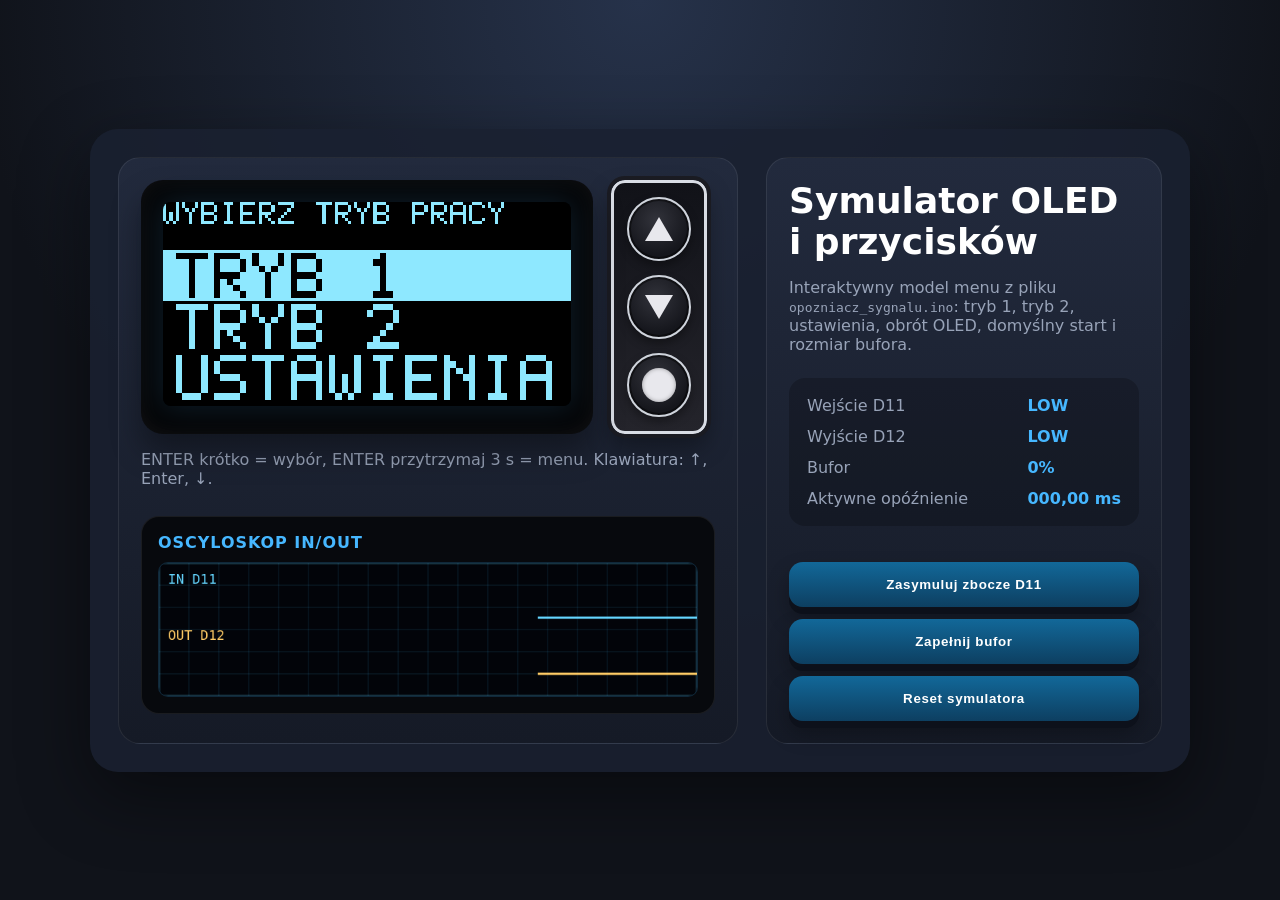
<file: index.html>
<!doctype html>
<html lang="pl">
  <head>
    <meta charset="utf-8">
    <meta name="viewport" content="width=device-width, initial-scale=1">
    <title>Symulator opóźniacza sygnału OLED</title>
    <link rel="stylesheet" href="styles.css">
  </head>
  <body>
    <main class="panel" aria-label="Symulator opóźniacza sygnału">
      <section class="device">
        <div class="screen-controls">
          <div class="bezel">
            <canvas id="oled" width="128" height="64" aria-label="Wyświetlacz OLED z siatką 128 na 64 pojedyncze piksele"></canvas>
          </div>
          <div class="keypad" aria-label="Klawiatura obok ekranu">
            <button id="upBtn" type="button" class="key key-triangle key-up" aria-label="UP"><span></span></button>
            <button id="downBtn" type="button" class="key key-triangle key-down" aria-label="DOWN"><span></span></button>
            <button id="enterBtn" type="button" class="key key-enter" aria-label="ENTER"><span></span></button>
          </div>
        </div>
        <p class="hint">ENTER krótko = wybór, ENTER przytrzymaj 3 s = menu. Klawiatura: ↑, Enter, ↓.</p>
        <div class="scope-panel" aria-label="Oscyloskop wejścia i wyjścia">
          <div class="scope-title">Oscyloskop IN/OUT</div>
          <canvas id="scope" width="720" height="180" aria-label="Przebieg czasowy wejścia D11 i wyjścia D12"></canvas>
        </div>
      </section>

      <aside class="io-panel">
        <h1>Symulator OLED i przycisków</h1>
        <p>Interaktywny model menu z pliku <code>opozniacz_sygnalu.ino</code>: tryb 1, tryb 2, ustawienia, obrót OLED, domyślny start i rozmiar bufora.</p>
        <div class="status-grid">
          <span>Wejście D11</span><strong id="inputState">LOW</strong>
          <span>Wyjście D12</span><strong id="outputState">LOW</strong>
          <span>Bufor</span><strong id="bufferState">0%</strong>
          <span>Aktywne opóźnienie</span><strong id="activeDelay">000,00 ms</strong>
        </div>
        <button id="pulseBtn" type="button" class="secondary">Zasymuluj zbocze D11</button>
        <button id="overflowBtn" type="button" class="secondary">Zapełnij bufor</button>
        <button id="resetBtn" type="button" class="secondary">Reset symulatora</button>
      </aside>
    </main>

    <script src="script.js"></script>
  </body>
</html>
</file>
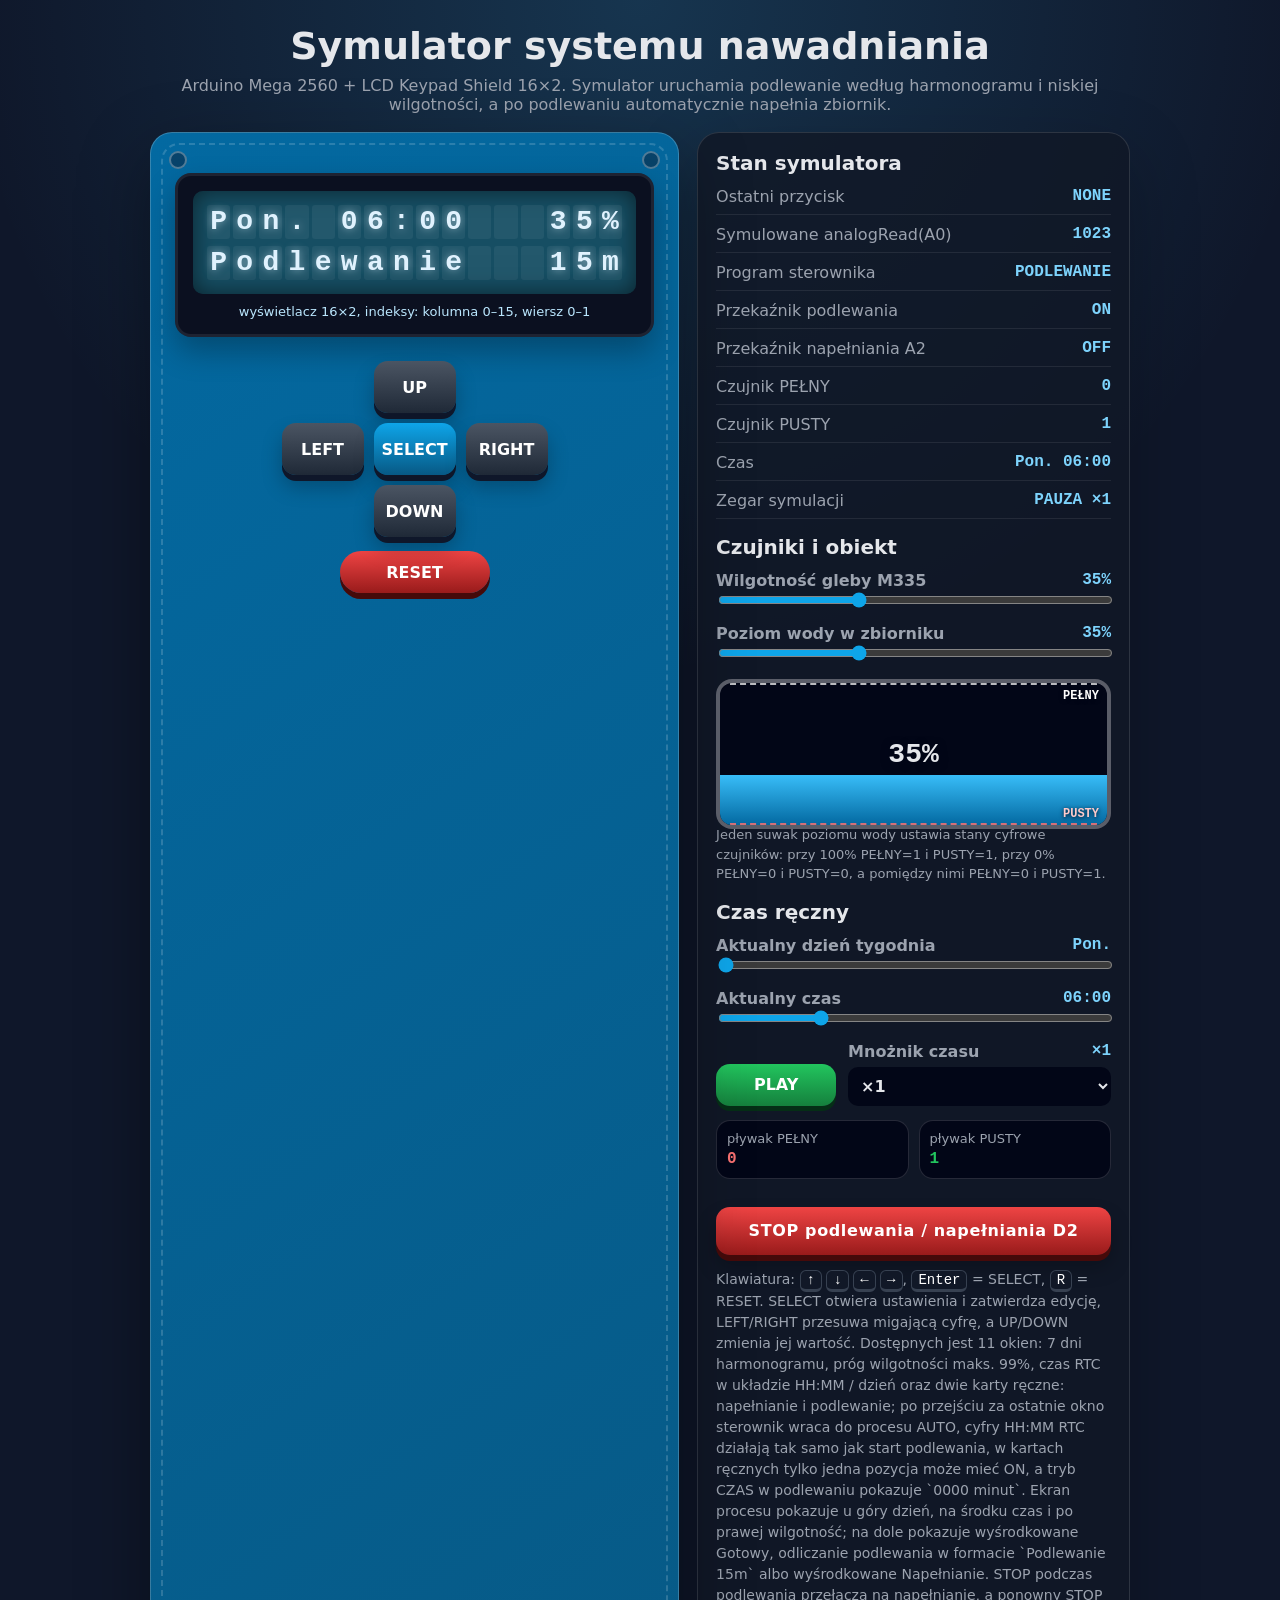
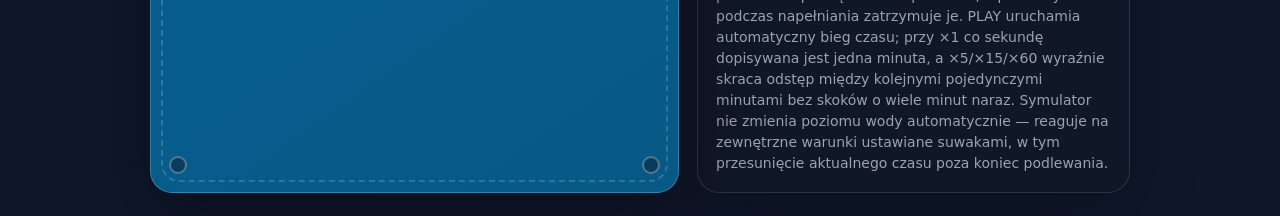
<file: roboczy/index.html>
<!doctype html>
<html lang="pl">
  <head>
    <meta charset="utf-8">
    <meta name="viewport" content="width=device-width, initial-scale=1">
    <title>Symulator systemu nawadniania / LCD Keypad Shield 16x2</title>
    <link rel="stylesheet" href="styles.css">
  </head>
  <body>
    <main class="calosc">
      <section class="naglowek">
        <h1>Symulator systemu nawadniania</h1>
        <p>Arduino Mega 2560 + LCD Keypad Shield 16×2. Symulator uruchamia podlewanie według harmonogramu i niskiej wilgotności, a po podlewaniu automatycznie napełnia zbiornik.</p>
      </section>

      <section class="uklad">
        <div class="shield" aria-label="Symulator LCD Keypad Shield">
          <div class="sruby s1"></div>
          <div class="sruby s2"></div>
          <div class="sruby s3"></div>
          <div class="sruby s4"></div>

          <div class="lcd-rama">
            <div id="lcd" class="lcd" aria-label="Wyświetlacz LCD 16 na 2"></div>
            <div class="podpis-lcd">wyświetlacz 16×2, indeksy: kolumna 0–15, wiersz 0–1</div>
          </div>

          <div class="przyciski" aria-label="Przyciski LCD Keypad Shield">
            <button class="btn btn-up" data-przycisk="UP" type="button">UP</button>
            <button class="btn btn-left" data-przycisk="LEFT" type="button">LEFT</button>
            <button class="btn btn-select" data-przycisk="SELECT" type="button">SELECT</button>
            <button class="btn btn-right" data-przycisk="RIGHT" type="button">RIGHT</button>
            <button class="btn btn-down" data-przycisk="DOWN" type="button">DOWN</button>
          </div>

          <button class="reset" id="reset" type="button">RESET</button>
        </div>

        <aside class="panel">
          <h2>Stan symulatora</h2>
          <div class="status">
            <div class="linia-statusu"><span>Ostatni przycisk</span><span id="stanPrzycisku" class="wartosc">NONE</span></div>
            <div class="linia-statusu"><span>Symulowane analogRead(A0)</span><span id="stanAdc" class="wartosc">1023</span></div>
            <div class="linia-statusu"><span>Program sterownika</span><span id="stanProgramu" class="wartosc">AUTO</span></div>
            <div class="linia-statusu"><span>Przekaźnik podlewania</span><span id="stanPompy" class="wartosc">OFF</span></div>
            <div class="linia-statusu"><span>Przekaźnik napełniania A2</span><span id="stanNapelniania" class="wartosc">OFF</span></div>
            <div class="linia-statusu"><span>Czujnik PEŁNY</span><span id="stanPelny" class="wartosc">0</span></div>
            <div class="linia-statusu"><span>Czujnik PUSTY</span><span id="stanPusty" class="wartosc">0</span></div>
            <div class="linia-statusu"><span>Czas</span><span id="stanCzasu" class="wartosc">Pon. 06:00</span></div>
            <div class="linia-statusu"><span>Zegar symulacji</span><span id="stanZegara" class="wartosc">PAUZA ×1</span></div>
          </div>

          <h2>Czujniki i obiekt</h2>
          <label>Wilgotność gleby M335 <span id="opisWilgotnosci" class="wartosc-suwaka">35%</span><input id="wilgotnosc" type="range" min="0" max="100" value="35"></label>
          <label>Poziom wody w zbiorniku <span id="opisPoziomuWody" class="wartosc-suwaka">35%</span><input id="poziomWody" type="range" min="0" max="100" value="35"></label>
          <div class="zbiornik" aria-label="Wizualizacja poziomu wody i czujników pełny/pusty">
            <div id="liniaPelny"></div>
            <div id="liniaPusty"></div>
            <div id="woda"></div>
            <span id="wodaOpis">35%</span>
          </div>
          <div class="pomoc mala">Jeden suwak poziomu wody ustawia stany cyfrowe czujników: przy 100% PEŁNY=1 i PUSTY=1, przy 0% PEŁNY=0 i PUSTY=0, a pomiędzy nimi PEŁNY=0 i PUSTY=1.</div>

          <h2>Czas ręczny</h2>
          <label>Aktualny dzień tygodnia <span id="opisDniaAktualnego" class="wartosc-suwaka">Pon.</span><input id="dzienAktualny" type="range" min="1" max="7" value="1"></label>
          <label>Aktualny czas <span id="opisAktualnegoCzasu" class="wartosc-suwaka">06:00</span><input id="aktualnyCzas" type="range" min="0" max="1439" value="360"></label>
          <div class="sterowanie-czasem">
            <button class="play-pauza" id="przelaczCzas" type="button">PLAY</button>
            <label>Mnożnik czasu <span id="opisMnoznikaCzasu" class="wartosc-suwaka">×1</span><select id="mnoznikCzasu"><option value="1">×1</option><option value="5">×5</option><option value="15">×15</option><option value="60">×60</option></select></label>
          </div>
          <div class="plywaki" aria-label="Czujniki pływakowe poziomu wody">
            <div class="plywak plywak-pelny"><span>pływak PEŁNY</span><strong id="opisPelny">0</strong></div>
            <div class="plywak plywak-pusty"><span>pływak PUSTY</span><strong id="opisPusty">0</strong></div>
          </div>
          <button class="stop-awaryjny" id="stopAwaryjny" type="button">STOP podlewania / napełniania D2</button>

          <div class="pomoc">
            Klawiatura: <kbd>↑</kbd> <kbd>↓</kbd> <kbd>←</kbd> <kbd>→</kbd>, <kbd>Enter</kbd> = SELECT, <kbd>R</kbd> = RESET.
            SELECT otwiera ustawienia i zatwierdza edycję, LEFT/RIGHT przesuwa migającą cyfrę, a UP/DOWN zmienia jej wartość. Dostępnych jest 11 okien: 7 dni harmonogramu, próg wilgotności maks. 99%, czas RTC w układzie HH:MM / dzień oraz dwie karty ręczne: napełnianie i podlewanie; po przejściu za ostatnie okno sterownik wraca do procesu AUTO, cyfry HH:MM RTC działają tak samo jak start podlewania, w kartach ręcznych tylko jedna pozycja może mieć ON, a tryb CZAS w podlewaniu pokazuje `0000 minut`. Ekran procesu pokazuje u góry dzień, na środku czas i po prawej wilgotność; na dole pokazuje wyśrodkowane Gotowy, odliczanie podlewania w formacie `Podlewanie    15m` albo wyśrodkowane Napełnianie. STOP podczas podlewania przełącza na napełnianie, a ponowny STOP podczas napełniania zatrzymuje je. PLAY uruchamia automatyczny bieg czasu; przy ×1 co sekundę dopisywana jest jedna minuta, a ×5/×15/×60 wyraźnie skraca odstęp między kolejnymi pojedynczymi minutami bez skoków o wiele minut naraz. Symulator nie zmienia poziomu wody automatycznie — reaguje na zewnętrzne warunki ustawiane suwakami, w tym przesunięcie aktualnego czasu poza koniec podlewania.
          </div>
        </aside>
      </section>
    </main>

    <script src="script.js"></script>
  </body>
</html>
</file>
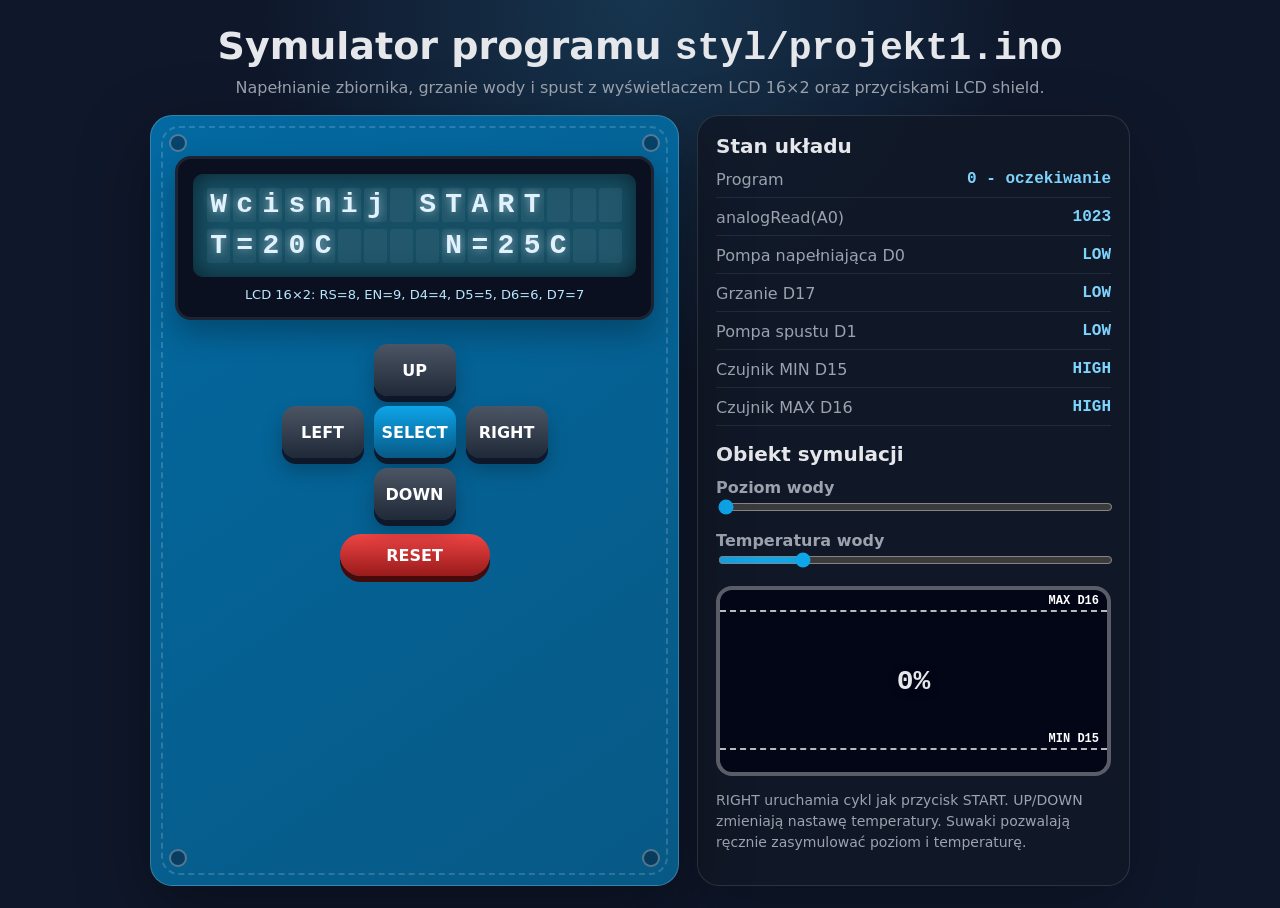
<file: styl/symulator_projekt1/index.html>
<!doctype html>
<html lang="pl">
  <head>
    <meta charset="utf-8">
    <meta name="viewport" content="width=device-width, initial-scale=1">
    <title>Symulator projekt1.ino</title>
    <link rel="stylesheet" href="styles.css">
  </head>
  <body>
    <main class="calosc">
      <section class="naglowek">
        <h1>Symulator programu <code>styl/projekt1.ino</code></h1>
        <p>Napełnianie zbiornika, grzanie wody i spust z wyświetlaczem LCD 16×2 oraz przyciskami LCD shield.</p>
      </section>

      <section class="uklad">
        <div class="shield" aria-label="Symulator LCD Keypad Shield">
          <div class="sruby s1"></div><div class="sruby s2"></div><div class="sruby s3"></div><div class="sruby s4"></div>
          <div class="lcd-rama">
            <div id="lcd" class="lcd" aria-label="Wyświetlacz LCD 16 na 2"></div>
            <div class="podpis-lcd">LCD 16×2: RS=8, EN=9, D4=4, D5=5, D6=6, D7=7</div>
          </div>
          <div class="przyciski" aria-label="Przyciski LCD shield">
            <button class="btn btn-up" data-przycisk="UP" type="button">UP</button>
            <button class="btn btn-left" data-przycisk="LEFT" type="button">LEFT</button>
            <button class="btn btn-select" data-przycisk="SELECT" type="button">SELECT</button>
            <button class="btn btn-right" data-przycisk="RIGHT" type="button">RIGHT</button>
            <button class="btn btn-down" data-przycisk="DOWN" type="button">DOWN</button>
          </div>
          <button class="reset" id="reset" type="button">RESET</button>
        </div>

        <aside class="panel">
          <h2>Stan układu</h2>
          <div class="status">
            <div class="linia-statusu"><span>Program</span><strong id="programOpis">0 - oczekiwanie</strong></div>
            <div class="linia-statusu"><span>analogRead(A0)</span><strong id="adcOpis">1023</strong></div>
            <div class="linia-statusu"><span>Pompa napełniająca D0</span><strong id="pompaNOpis">LOW</strong></div>
            <div class="linia-statusu"><span>Grzanie D17</span><strong id="grzanieOpis">LOW</strong></div>
            <div class="linia-statusu"><span>Pompa spustu D1</span><strong id="pompaSOpis">LOW</strong></div>
            <div class="linia-statusu"><span>Czujnik MIN D15</span><strong id="minOpis">HIGH</strong></div>
            <div class="linia-statusu"><span>Czujnik MAX D16</span><strong id="maxOpis">HIGH</strong></div>
          </div>

          <h2>Obiekt symulacji</h2>
          <label>Poziom wody <input id="poziom" type="range" min="0" max="100" value="0"></label>
          <label>Temperatura wody <input id="temperatura" type="range" min="0" max="99" value="20"></label>
          <div class="zbiornik"><div id="liniaMin"></div><div id="liniaMax"></div><div id="woda"></div><span id="wodaOpis">0%</span></div>
          <p class="pomoc">RIGHT uruchamia cykl jak przycisk START. UP/DOWN zmieniają nastawę temperatury. Suwaki pozwalają ręcznie zasymulować poziom i temperaturę.</p>
        </aside>
      </section>
    </main>
    <script src="script.js"></script>
  </body>
</html>
</file>
<file: styles.css>
:root {
  color-scheme: dark;
  --bg: #10131a;
  --panel: #1a2030;
  --bezel: #050608;
  --oled: #020409;
  --pixel: #d9f0ff;
  --accent: #46b7ff;
  --muted: #98a3b8;
}

* { box-sizing: border-box; }

body {
  margin: 0;
  min-height: 100vh;
  display: grid;
  place-items: center;
  background: radial-gradient(circle at top, #26324a, var(--bg) 60%);
  font-family: system-ui, -apple-system, BlinkMacSystemFont, "Segoe UI", sans-serif;
  color: white;
}

.panel {
  width: min(1100px, 94vw);
  display: grid;
  grid-template-columns: minmax(360px, 620px) minmax(280px, 1fr);
  gap: 28px;
  padding: 28px;
  border-radius: 28px;
  background: rgba(26, 32, 48, 0.88);
  box-shadow: 0 24px 70px rgba(0, 0, 0, 0.45);
}

.device, .io-panel {
  border: 1px solid rgba(255, 255, 255, 0.08);
  border-radius: 22px;
  background: linear-gradient(180deg, #222a3d, #151a26);
  padding: 22px;
}

.screen-controls {
  display: grid;
  grid-template-columns: minmax(0, 1fr) 104px;
  gap: 18px;
  align-items: stretch;
}

.bezel {
  position: relative;
  padding: 22px;
  border-radius: 22px;
  background: var(--bezel);
  box-shadow: inset 0 0 22px rgba(255, 255, 255, 0.05), 0 18px 30px rgba(0, 0, 0, 0.35);
}

#oled {
  width: 100%;
  aspect-ratio: 2 / 1;
  display: block;
  border-radius: 8px;
  background: var(--oled);
  image-rendering: pixelated;
  image-rendering: crisp-edges;
  box-shadow: 0 0 30px rgba(70, 183, 255, 0.14);
}


.keypad {
  width: 96px;
  min-height: 240px;
  height: 100%;
  padding: 14px 8px;
  display: grid;
  grid-template-columns: 1fr;
  grid-template-rows: repeat(3, 64px);
  gap: 14px;
  align-content: center;
  justify-items: center;
  align-self: stretch;
  background: linear-gradient(180deg, #111218, #24242b);
  border: 3px solid #d9dde5;
  outline: 4px solid #1a1b22;
  border-radius: 14px;
  box-shadow: 0 12px 24px rgba(0, 0, 0, 0.35);
}

.key {
  width: 64px;
  height: 64px;
  justify-self: center;
  display: grid;
  place-items: center;
  border-radius: 50%;
  border: 2px solid #cfd4dc;
  background: radial-gradient(circle at 45% 35%, #32333b, #15161c 68%);
  box-shadow: inset 0 0 0 2px rgba(0, 0, 0, 0.45), 0 5px 10px rgba(0, 0, 0, 0.35);
}

.key span {
  display: block;
}

.key-triangle span {
  width: 0;
  height: 0;
  border-left: 14px solid transparent;
  border-right: 14px solid transparent;
}

.key-down span {
  border-top: 24px solid #e8e8ed;
}

.key-up span {
  border-bottom: 24px solid #e8e8ed;
}

.key-enter span {
  width: 34px;
  height: 34px;
  border-radius: 50%;
  background: #e8e8ed;
  box-shadow: inset 0 0 4px rgba(0, 0, 0, 0.35);
}

button {
  border: 0;
  border-radius: 14px;
  padding: 15px 18px;
  color: white;
  background: linear-gradient(180deg, #3c4965, #20283a);
  box-shadow: 0 7px 0 #0d111b, 0 12px 22px rgba(0, 0, 0, 0.3);
  font-weight: 800;
  letter-spacing: 0.05em;
  cursor: pointer;
}

button:active, button.pressed {
  transform: translateY(5px);
  box-shadow: 0 2px 0 #0d111b, 0 8px 14px rgba(0, 0, 0, 0.25);
}

.key:active, .key.pressed {
  transform: translateY(4px);
  box-shadow: inset 0 0 0 2px rgba(0, 0, 0, 0.55), 0 2px 5px rgba(0, 0, 0, 0.4);
}

.secondary {
  width: 100%;
  margin-top: 12px;
  background: linear-gradient(180deg, #126899, #0d3f61);
}

.scope-panel {
  margin-top: 28px;
  padding: 16px;
  border-radius: 18px;
  background: #07090d;
  border: 1px solid rgba(255, 255, 255, 0.08);
}

.scope-title {
  margin-bottom: 10px;
  color: var(--accent);
  font-weight: 800;
  letter-spacing: 0.06em;
  text-transform: uppercase;
}

#scope {
  width: 100%;
  aspect-ratio: 4 / 1;
  display: block;
  border-radius: 10px;
  background: #020409;
  border: 1px solid rgba(70, 183, 255, 0.2);
}

.hint, .io-panel p, .status-grid span {
  color: var(--muted);
}

h1 {
  margin: 0 0 12px;
  font-size: clamp(1.5rem, 4vw, 2.25rem);
}

.status-grid {
  display: grid;
  grid-template-columns: 1fr auto;
  gap: 12px 16px;
  margin: 24px 0;
  padding: 18px;
  border-radius: 16px;
  background: rgba(0, 0, 0, 0.22);
}

.status-grid strong {
  color: var(--accent);
  font-variant-numeric: tabular-nums;
}

@media (max-width: 820px) {
  .panel { grid-template-columns: 1fr; padding: 16px; }
}

@media (max-width: 560px) {
  .screen-controls { grid-template-columns: 1fr; }
  .keypad { width: 100%; min-height: auto; grid-template-columns: repeat(3, 1fr); grid-template-rows: 64px; }
}

.key {
  width: 64px;
  height: 64px;
  padding: 0;
  display: grid;
  place-items: center;
  border-radius: 50%;
}
</file>
<file: roboczy/styles.css>
:root {
  --tlo: #0f172a;
  --lcd-rama: #0b1020;
  --lcd-tlo: #164e63;
  --lcd-komorka: rgba(255,255,255,0.055);
  --lcd-tekst: #e0f2fe;
  --tekst: #e5e7eb;
  --muted: #9ca3af;
}
* { box-sizing: border-box; }
body { margin: 0; min-height: 100vh; font-family: system-ui, -apple-system, BlinkMacSystemFont, "Segoe UI", sans-serif; background: radial-gradient(circle at top, rgba(56,189,248,0.18), transparent 35%), var(--tlo); color: var(--tekst); display: grid; place-items: center; padding: 24px; }
.calosc { width: min(980px, 100%); display: grid; gap: 18px; }
.naglowek { text-align: center; }
.naglowek h1 { margin: 0 0 8px; font-size: clamp(24px, 4vw, 38px); }
.naglowek p { margin: 0; color: var(--muted); }
.uklad { display: grid; grid-template-columns: 1.1fr 0.9fr; gap: 18px; }
@media (max-width: 850px) { .uklad { grid-template-columns: 1fr; } }
.shield { background: linear-gradient(145deg, #0369a1, #075985); border: 1px solid rgba(255,255,255,0.2); box-shadow: 0 24px 70px rgba(0,0,0,0.35); border-radius: 22px; padding: 24px; position: relative; overflow: hidden; }
.shield::before { content: ""; position: absolute; inset: 10px; border: 2px dashed rgba(255,255,255,0.16); border-radius: 18px; pointer-events: none; }
.sruby { position: absolute; width: 18px; height: 18px; border-radius: 50%; background: rgba(15,23,42,0.45); border: 2px solid rgba(255,255,255,0.3); z-index: 1; }
.s1 { left: 18px; top: 18px; } .s2 { right: 18px; top: 18px; } .s3 { left: 18px; bottom: 18px; } .s4 { right: 18px; bottom: 18px; }
.lcd-rama { position: relative; z-index: 2; margin: 16px auto 24px; width: min(100%, 520px); background: var(--lcd-rama); border-radius: 16px; padding: 18px; box-shadow: inset 0 0 0 3px rgba(255,255,255,0.08), 0 14px 30px rgba(0,0,0,0.28); }
.lcd { background: var(--lcd-tlo); border-radius: 10px; padding: 14px; box-shadow: inset 0 0 22px rgba(0,0,0,0.55); display: grid; gap: 7px; }
.wiersz { display: grid; grid-template-columns: repeat(16, 1fr); gap: 3px; }
.znak.podswietlony { animation: miganie-cyfry 0.8s steps(1, end) infinite; }
@keyframes miganie-cyfry {
  0%, 49% { background: #e0f2fe; color: #164e63; text-shadow: none; box-shadow: 0 0 10px rgba(224,242,254,0.75); }
  50%, 100% { background: var(--lcd-komorka); color: var(--lcd-tekst); text-shadow: 0 0 8px rgba(224,242,254,0.55); box-shadow: none; }
}
.znak { aspect-ratio: 0.68 / 1; min-width: 0; display: grid; place-items: center; border-radius: 3px; background: var(--lcd-komorka); color: var(--lcd-tekst); font-family: "Courier New", Consolas, monospace; font-size: clamp(18px, 4vw, 28px); font-weight: 700; line-height: 1; text-shadow: 0 0 8px rgba(224,242,254,0.55); user-select: none; }
.podpis-lcd { text-align: center; margin-top: 10px; color: #bae6fd; font-size: 13px; }
.przyciski { position: relative; z-index: 2; display: grid; grid-template-columns: repeat(3, 82px); grid-template-rows: repeat(3, 52px); gap: 10px; justify-content: center; align-items: center; margin-bottom: 14px; }
button { font: inherit; }
.btn { height: 52px; border: 0; border-radius: 14px; background: linear-gradient(180deg, #4b5563, #1f2937); color: white; cursor: pointer; box-shadow: 0 6px 0 #0f172a, 0 12px 20px rgba(0,0,0,0.25); transition: transform 0.05s, box-shadow 0.05s, filter 0.12s; font-weight: 700; }
.btn:hover { filter: brightness(1.12); }
.btn:active, .btn.aktywny { transform: translateY(5px); box-shadow: 0 1px 0 #0f172a, 0 6px 12px rgba(0,0,0,0.25); }
.btn-up { grid-column: 2; grid-row: 1; } .btn-left { grid-column: 1; grid-row: 2; } .btn-select { grid-column: 2; grid-row: 2; background: linear-gradient(180deg, #0ea5e9, #075985); } .btn-right { grid-column: 3; grid-row: 2; } .btn-down { grid-column: 2; grid-row: 3; }
.reset { display: block; margin: 6px auto 0; width: 150px; height: 42px; border: 0; border-radius: 999px; background: linear-gradient(180deg, #ef4444, #991b1b); color: white; font-weight: 800; cursor: pointer; box-shadow: 0 6px 0 #450a0a; }
.reset:active { transform: translateY(4px); box-shadow: 0 2px 0 #450a0a; }
.stop-awaryjny { width: 100%; min-height: 48px; margin-top: 14px; border: 0; border-radius: 14px; background: linear-gradient(180deg, #ef4444, #991b1b); color: white; font-weight: 900; letter-spacing: 0.04em; cursor: pointer; box-shadow: 0 6px 0 #450a0a, 0 12px 20px rgba(0,0,0,0.25); }
.stop-awaryjny:active, .stop-awaryjny.aktywny { transform: translateY(5px); box-shadow: 0 1px 0 #450a0a, 0 6px 12px rgba(0,0,0,0.25); }
.panel { background: rgba(17,24,39,0.84); border: 1px solid rgba(255,255,255,0.12); border-radius: 22px; padding: 18px; box-shadow: 0 24px 70px rgba(0,0,0,0.24); }
.panel h2 { margin: 0 0 12px; font-size: 20px; }
.status { display: grid; gap: 10px; margin-bottom: 16px; }
.linia-statusu { display: flex; justify-content: space-between; gap: 12px; border-bottom: 1px solid rgba(255,255,255,0.08); padding-bottom: 8px; }
.linia-statusu span:first-child { color: var(--muted); }
.wartosc { font-family: "Courier New", monospace; color: #7dd3fc; font-weight: 800; }
label { display: block; margin: 12px 0; color: var(--muted); font-weight: 700; }
input { width: 100%; accent-color: #0ea5e9; }
.plywaki { display: grid; grid-template-columns: 1fr 1fr; gap: 10px; margin: 14px 0; }
.plywak { border: 1px solid rgba(255,255,255,0.14); border-radius: 14px; padding: 10px; background: #020617; display: grid; gap: 4px; }
.plywak span { color: var(--muted); font-size: 13px; }
.plywak strong { color: #22c55e; font-family: "Courier New", monospace; }
.plywak.alarm strong { color: #f87171; }
.zbiornik { position: relative; height: 150px; margin-top: 14px; border: 4px solid rgba(255,255,255,0.35); border-radius: 16px; overflow: hidden; background: #020617; }
#liniaPelny, #liniaPusty { position: absolute; left: 0; right: 0; z-index: 3; border-top: 2px dashed rgba(255,255,255,0.72); }
#liniaPelny { top: 0; }
#liniaPusty { bottom: 0; border-top-color: rgba(248,113,113,0.85); }
#liniaPelny::after, #liniaPusty::after { position: absolute; right: 8px; top: -18px; font: 700 12px "Courier New", monospace; color: white; text-shadow: 0 1px 4px #020617; }
#liniaPelny::after { content: "PEŁNY"; top: 4px; }
#liniaPusty::after { content: "PUSTY"; color: #fecaca; }
#woda { position: absolute; left: 0; right: 0; bottom: 0; height: 100%; background: linear-gradient(180deg, #38bdf8, #0369a1); transition: height 0.2s; }
#wodaOpis { position: absolute; inset: 0; display: grid; place-items: center; font-family: "Courier New", monospace; font-size: 28px; font-weight: 900; text-shadow: 0 2px 8px #020617; }
.pomoc { margin-top: 14px; color: var(--muted); font-size: 14px; line-height: 1.5; }
.pomoc kbd { background: #111827; border: 1px solid #374151; border-bottom-width: 3px; border-radius: 6px; padding: 1px 6px; color: white; }
.wartosc-suwaka { float: right; font-family: "Courier New", monospace; color: #7dd3fc; font-weight: 900; }
.pomoc.mala { margin-top: -4px; margin-bottom: 16px; font-size: 13px; }

.sterowanie-czasem { display: grid; grid-template-columns: 120px 1fr; gap: 12px; align-items: end; margin: 10px 0 14px; }
.play-pauza { min-height: 42px; border: 0; border-radius: 14px; background: linear-gradient(180deg, #22c55e, #15803d); color: white; font-weight: 900; cursor: pointer; box-shadow: 0 5px 0 #052e16; }
.play-pauza.aktywny { background: linear-gradient(180deg, #f59e0b, #b45309); box-shadow: 0 5px 0 #451a03; }
.sterowanie-czasem label { margin: 0; }
.sterowanie-czasem select { width: 100%; margin-top: 6px; border: 0; border-radius: 10px; padding: 9px; background: #020617; color: var(--tekst); font: inherit; font-weight: 800; }
@media (max-width: 520px) { .sterowanie-czasem { grid-template-columns: 1fr; } }
</file>
<file: styl/symulator_projekt1/styles.css>
:root { --tlo:#0f172a; --lcd-rama:#0b1020; --lcd-tlo:#164e63; --lcd-komorka:rgba(255,255,255,0.055); --lcd-tekst:#e0f2fe; --tekst:#e5e7eb; --muted:#9ca3af; }
* { box-sizing: border-box; }
body { margin:0; min-height:100vh; font-family:system-ui,-apple-system,BlinkMacSystemFont,"Segoe UI",sans-serif; background:radial-gradient(circle at top,rgba(56,189,248,0.18),transparent 35%),var(--tlo); color:var(--tekst); display:grid; place-items:center; padding:24px; }
.calosc { width:min(980px,100%); display:grid; gap:18px; }
.naglowek { text-align:center; } .naglowek h1 { margin:0 0 8px; font-size:clamp(24px,4vw,38px); } .naglowek p { margin:0; color:var(--muted); }
.uklad { display:grid; grid-template-columns:1.1fr .9fr; gap:18px; } @media (max-width:850px){ .uklad{grid-template-columns:1fr;} }
.shield { background:linear-gradient(145deg,#0369a1,#075985); border:1px solid rgba(255,255,255,.2); box-shadow:0 24px 70px rgba(0,0,0,.35); border-radius:22px; padding:24px; position:relative; overflow:hidden; }
.shield::before { content:""; position:absolute; inset:10px; border:2px dashed rgba(255,255,255,.16); border-radius:18px; pointer-events:none; }
.sruby { position:absolute; width:18px; height:18px; border-radius:50%; background:rgba(15,23,42,.45); border:2px solid rgba(255,255,255,.3); z-index:1; }
.s1{left:18px;top:18px}.s2{right:18px;top:18px}.s3{left:18px;bottom:18px}.s4{right:18px;bottom:18px}
.lcd-rama { position:relative; z-index:2; margin:16px auto 24px; width:min(100%,520px); background:var(--lcd-rama); border-radius:16px; padding:18px; box-shadow:inset 0 0 0 3px rgba(255,255,255,.08),0 14px 30px rgba(0,0,0,.28); }
.lcd { background:var(--lcd-tlo); border-radius:10px; padding:14px; box-shadow:inset 0 0 22px rgba(0,0,0,.55); display:grid; gap:7px; }
.wiersz { display:grid; grid-template-columns:repeat(16,1fr); gap:3px; }
.znak { aspect-ratio:.68/1; min-width:0; display:grid; place-items:center; border-radius:3px; background:var(--lcd-komorka); color:var(--lcd-tekst); font-family:"Courier New",Consolas,monospace; font-size:clamp(18px,4vw,28px); font-weight:700; line-height:1; text-shadow:0 0 8px rgba(224,242,254,.55); user-select:none; }
.podpis-lcd { text-align:center; margin-top:10px; color:#bae6fd; font-size:13px; }
.przyciski { position:relative; z-index:2; display:grid; grid-template-columns:repeat(3,82px); grid-template-rows:repeat(3,52px); gap:10px; justify-content:center; align-items:center; margin-bottom:14px; }
button { font:inherit; } .btn { height:52px; border:0; border-radius:14px; background:linear-gradient(180deg,#4b5563,#1f2937); color:white; cursor:pointer; box-shadow:0 6px 0 #0f172a,0 12px 20px rgba(0,0,0,.25); transition:transform .05s,box-shadow .05s,filter .12s; font-weight:700; }
.btn:hover{filter:brightness(1.12)} .btn:active,.btn.aktywny{transform:translateY(5px);box-shadow:0 1px 0 #0f172a,0 6px 12px rgba(0,0,0,.25)}
.btn-up{grid-column:2;grid-row:1}.btn-left{grid-column:1;grid-row:2}.btn-select{grid-column:2;grid-row:2;background:linear-gradient(180deg,#0ea5e9,#075985)}.btn-right{grid-column:3;grid-row:2}.btn-down{grid-column:2;grid-row:3}
.reset { display:block; margin:6px auto 0; width:150px; height:42px; border:0; border-radius:999px; background:linear-gradient(180deg,#ef4444,#991b1b); color:white; font-weight:800; cursor:pointer; box-shadow:0 6px 0 #450a0a; }
.reset:active{transform:translateY(4px);box-shadow:0 2px 0 #450a0a}
.panel { background:rgba(17,24,39,.84); border:1px solid rgba(255,255,255,.12); border-radius:22px; padding:18px; box-shadow:0 24px 70px rgba(0,0,0,.24); }
.panel h2{margin:0 0 12px;font-size:20px}.status{display:grid;gap:10px;margin-bottom:16px}.linia-statusu{display:flex;justify-content:space-between;gap:12px;border-bottom:1px solid rgba(255,255,255,.08);padding-bottom:8px}.linia-statusu span:first-child{color:var(--muted)}.linia-statusu strong{font-family:"Courier New",monospace;color:#7dd3fc}
label{display:block;margin:12px 0;color:var(--muted);font-weight:700} input{width:100%;accent-color:#0ea5e9}
.zbiornik{position:relative;height:190px;margin-top:14px;border:4px solid rgba(255,255,255,.35);border-radius:16px;overflow:hidden;background:#020617}#woda{position:absolute;left:0;right:0;bottom:0;height:0;background:linear-gradient(180deg,#38bdf8,#0369a1);transition:height .2s}#wodaOpis{position:absolute;inset:0;display:grid;place-items:center;font-family:"Courier New",monospace;font-size:28px;font-weight:900;text-shadow:0 2px 8px #020617}#liniaMin,#liniaMax{position:absolute;left:0;right:0;z-index:3;border-top:2px dashed rgba(255,255,255,.72)}#liniaMin{bottom:12%}#liniaMax{bottom:88%}#liniaMin::after,#liniaMax::after{position:absolute;right:8px;top:-18px;font:700 12px "Courier New",monospace;color:white;text-shadow:0 1px 4px #020617}#liniaMin::after{content:"MIN D15"}#liniaMax::after{content:"MAX D16"}
.pomoc{margin-top:14px;color:var(--muted);font-size:14px;line-height:1.5}
</file>
